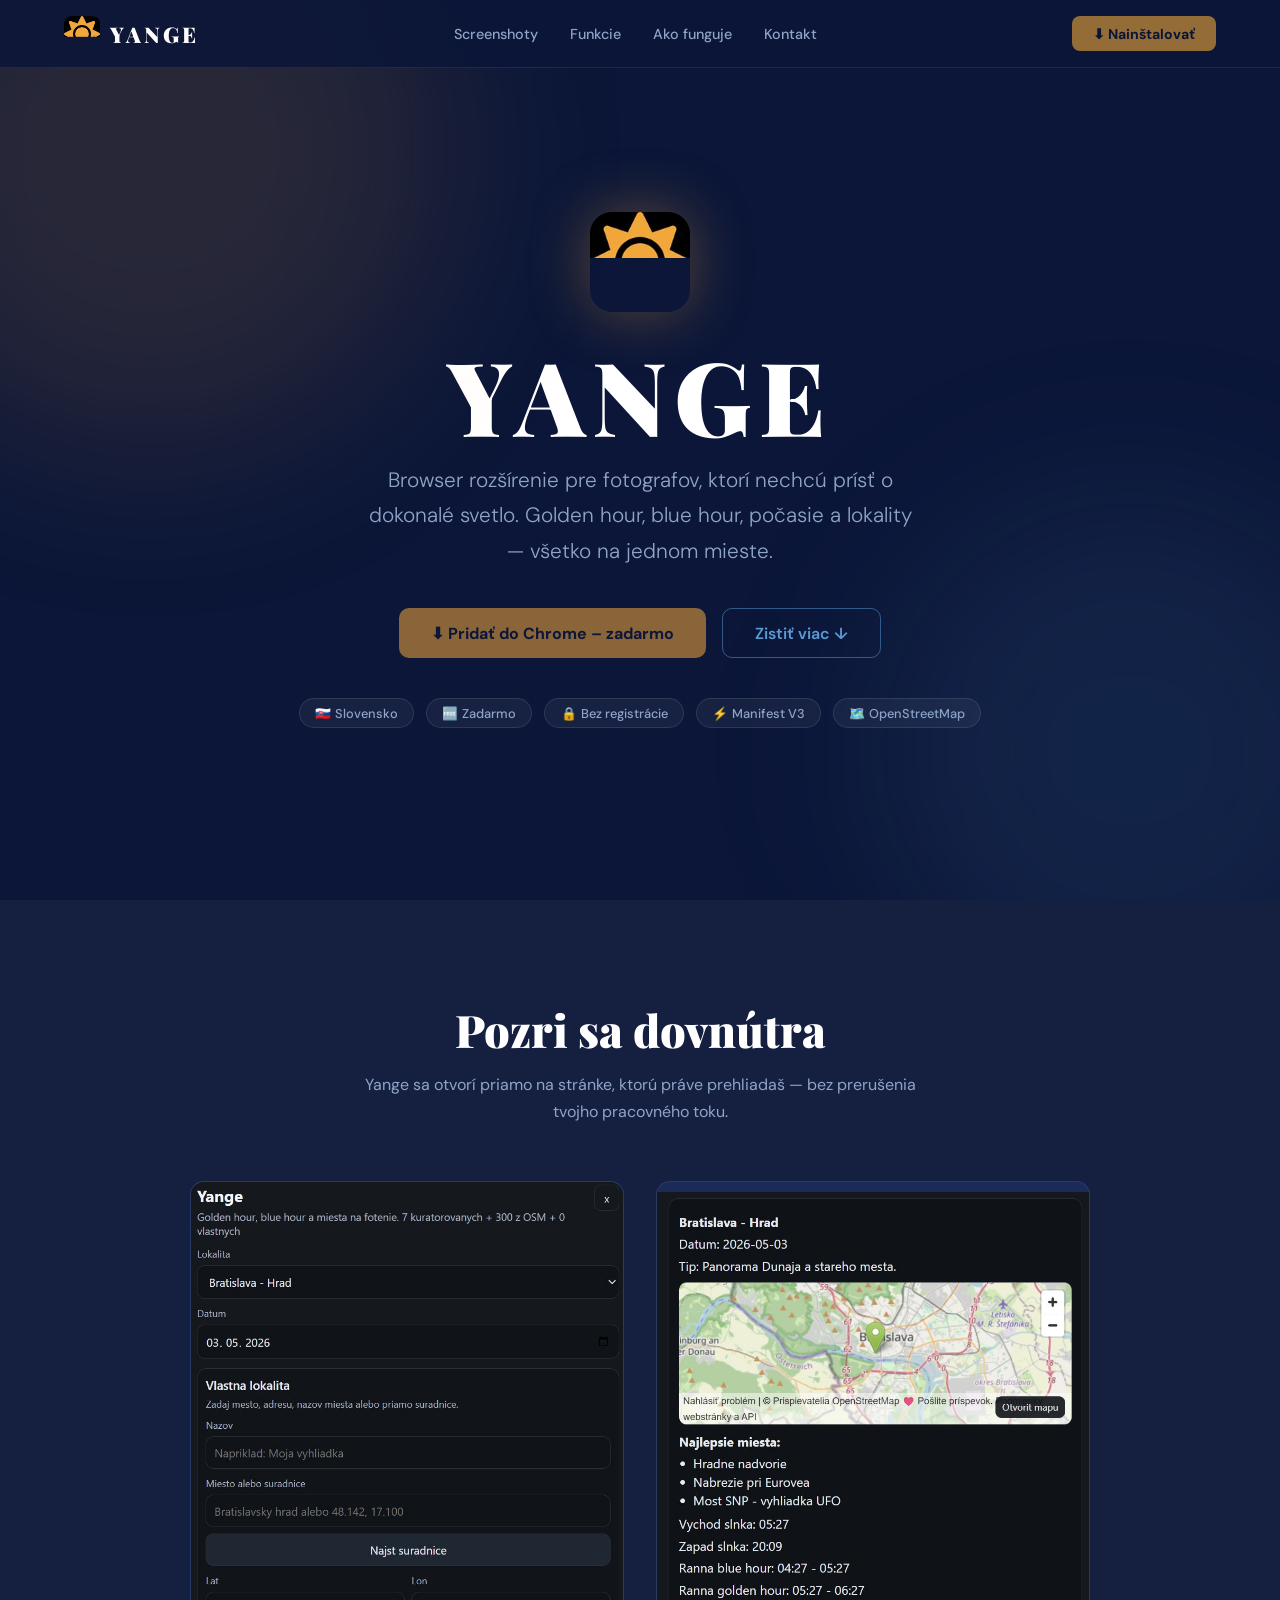
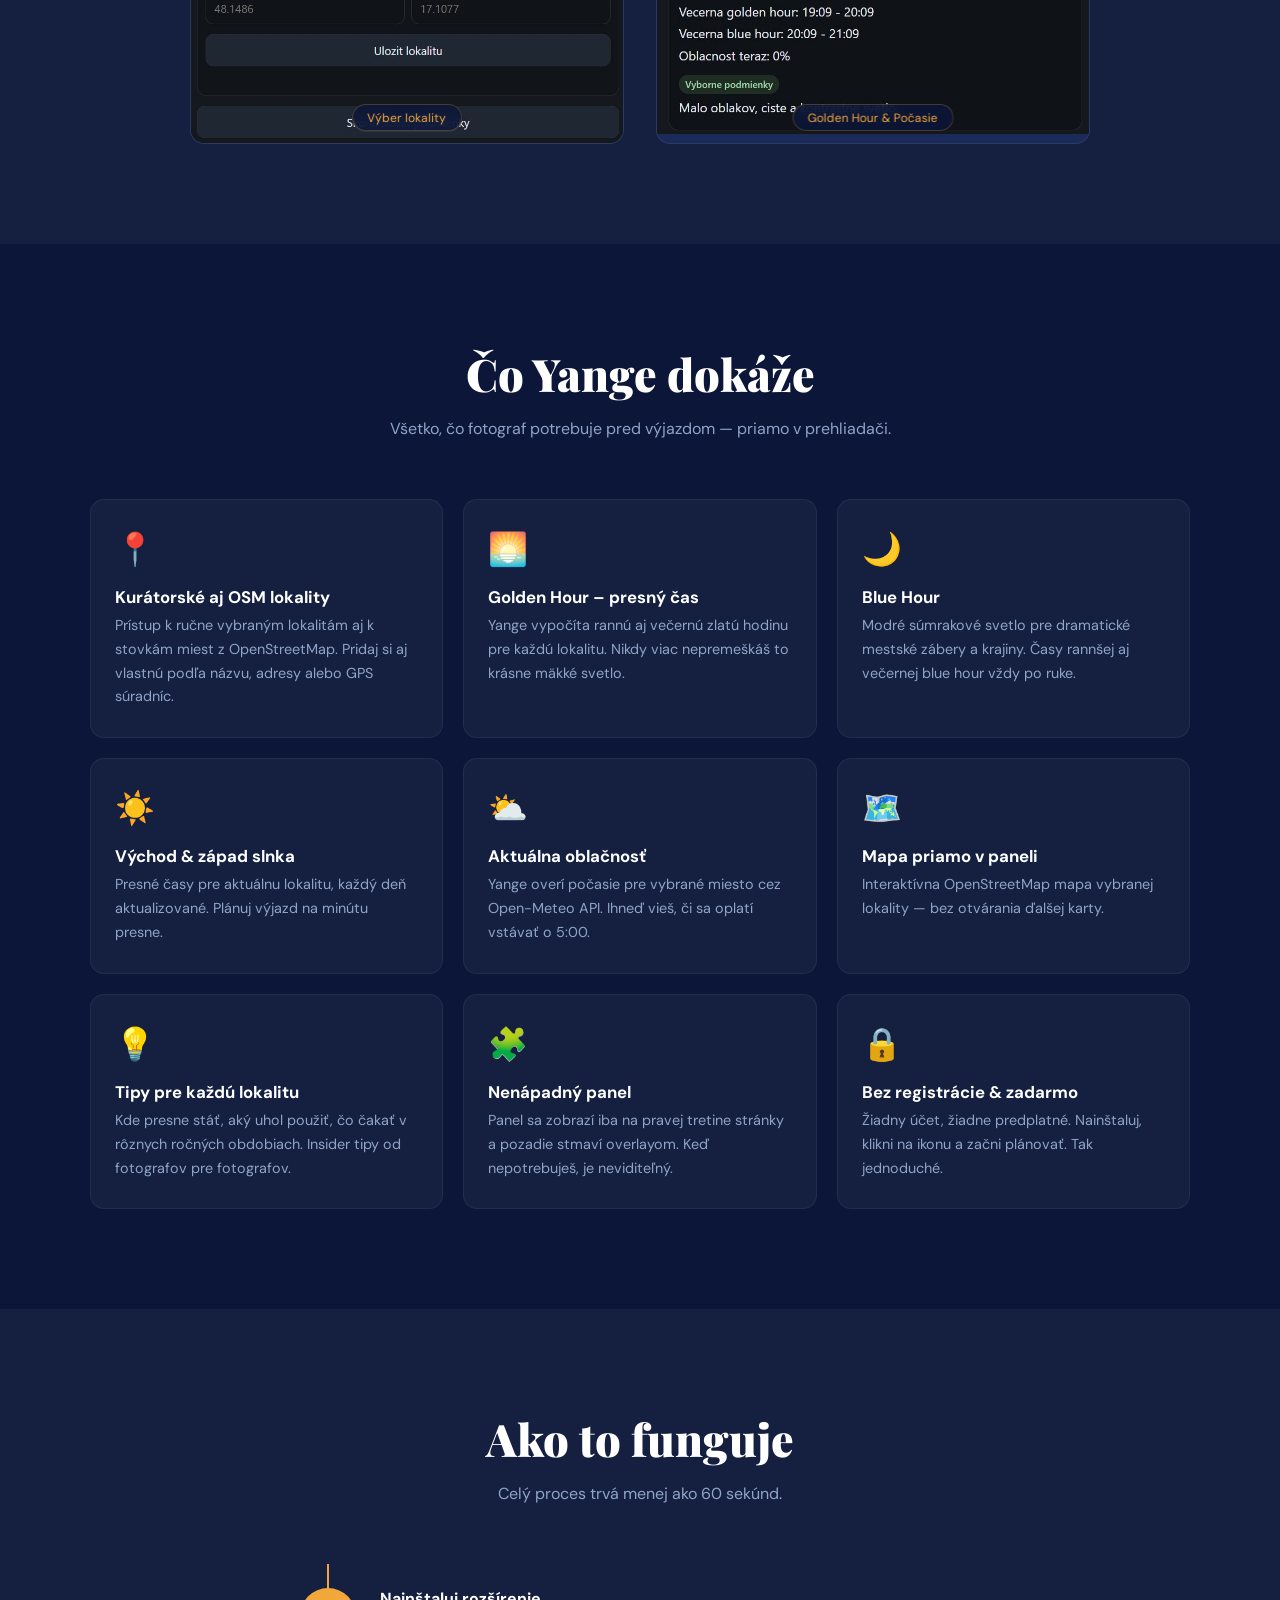
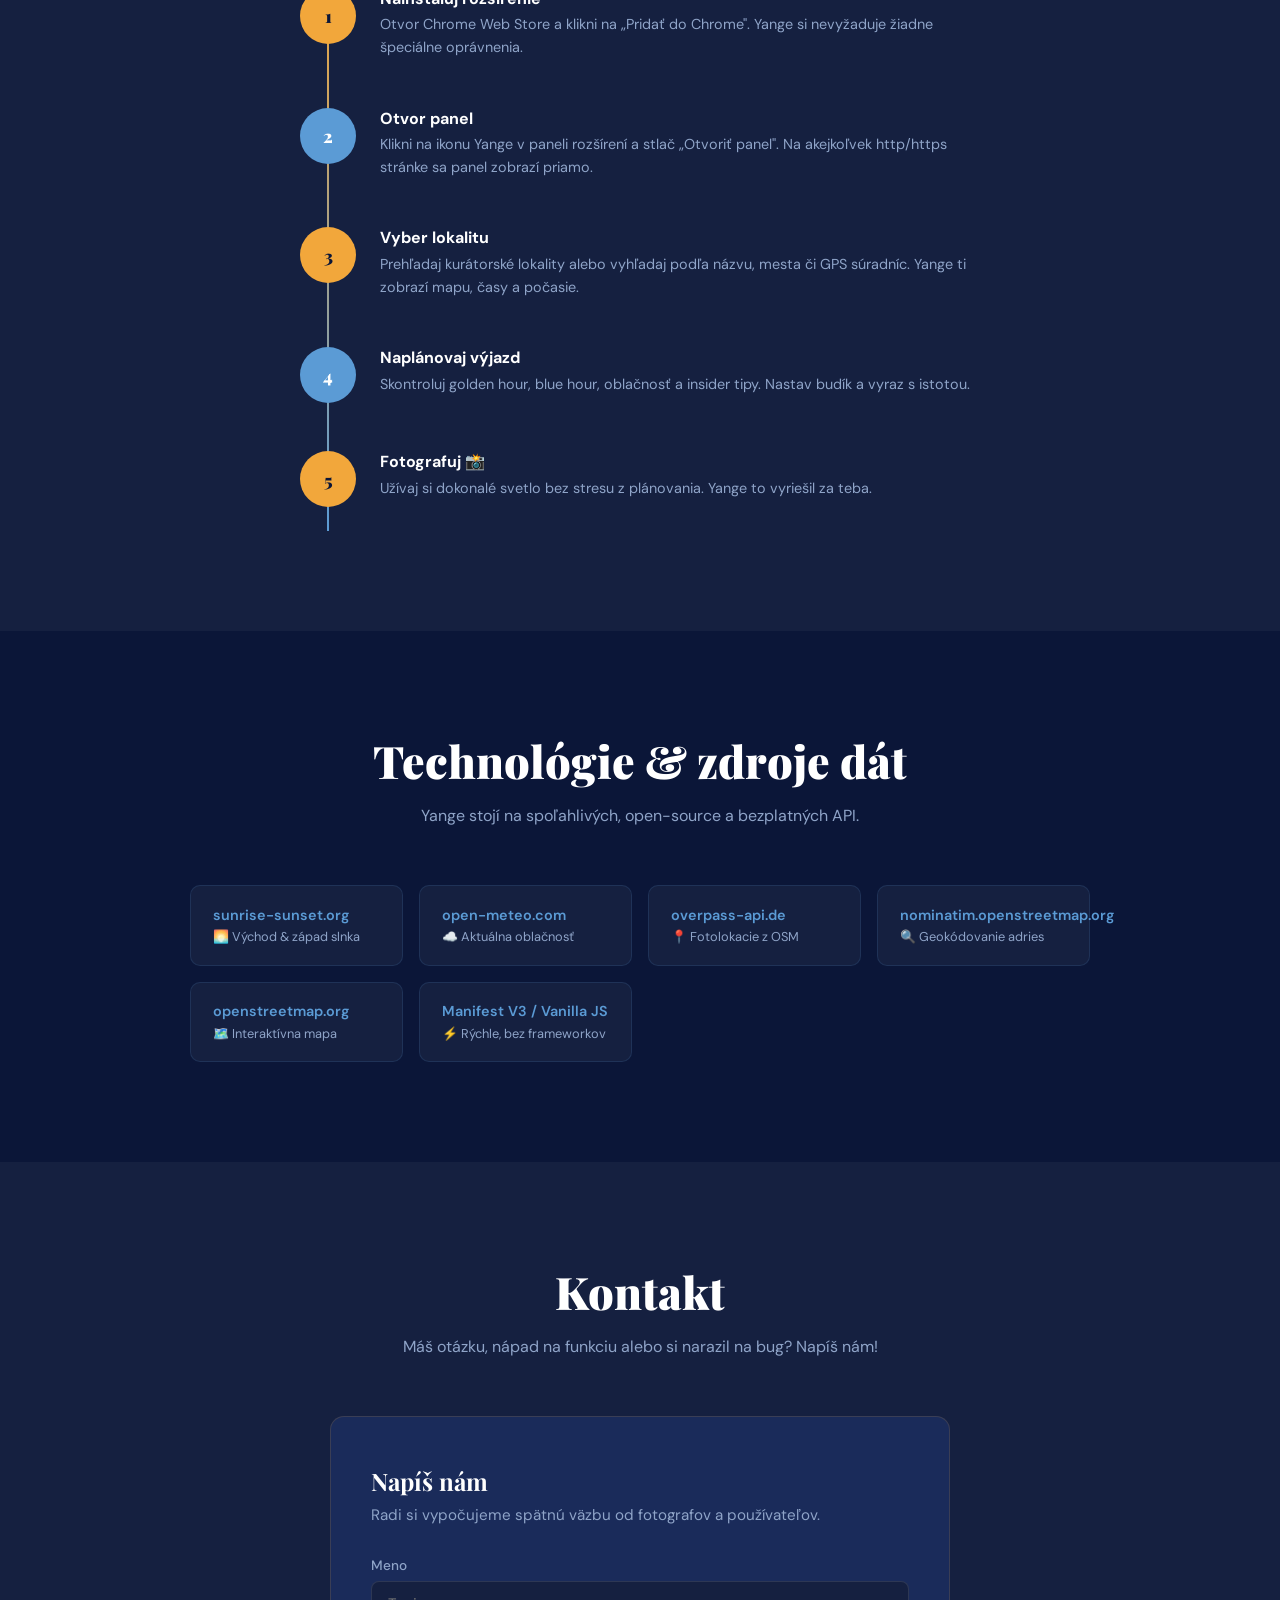
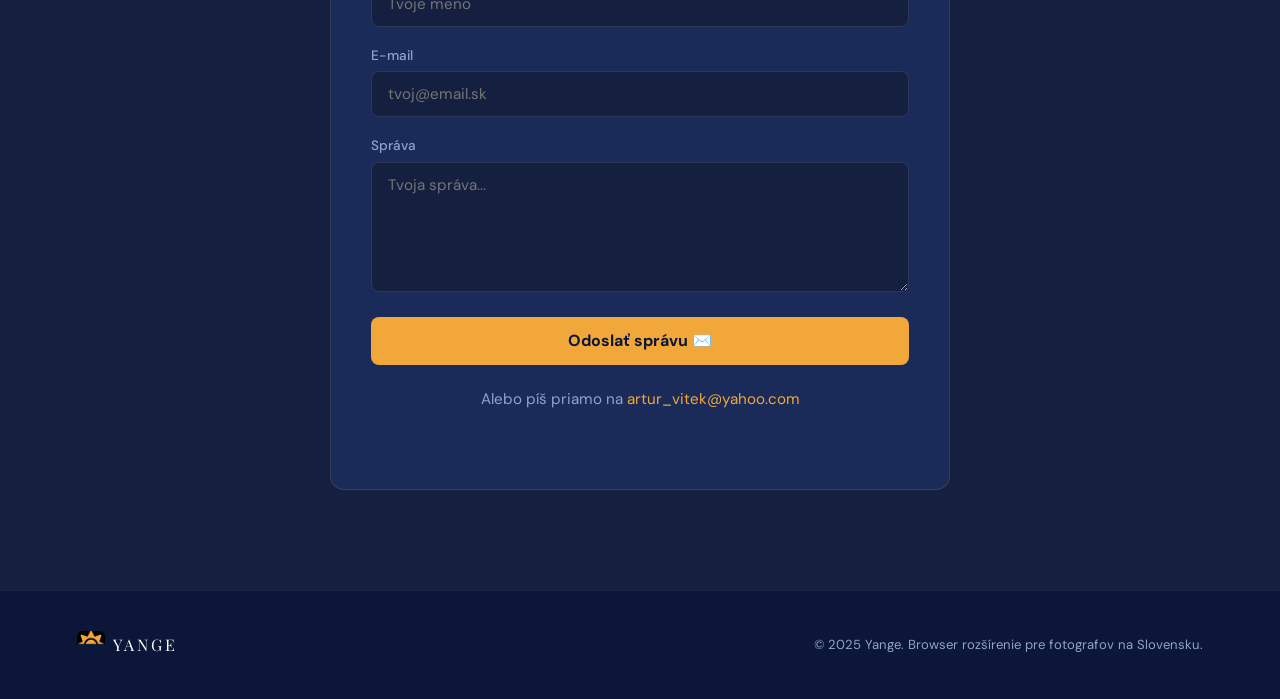
<file: index.html>
<!DOCTYPE html>
<html lang="sk">
<head>
  <meta charset="UTF-8" />
  <meta name="viewport" content="width=device-width, initial-scale=1.0" />
  <title>Yange – Nájdi dokonalé svetlo</title>
  <link rel="icon" type="image/jpeg" href="[data-uri]" />
  <link rel="preconnect" href="https://fonts.googleapis.com" />
  <link rel="preconnect" href="https://fonts.gstatic.com" crossorigin />
  <link href="https://fonts.googleapis.com/css2?family=Playfair+Display:wght@700;900&family=DM+Sans:wght@300;400;500;600&display=swap" rel="stylesheet" />
  <style>
    *, *::before, *::after { box-sizing: border-box; margin: 0; padding: 0; }

    :root {
      --navy:    #0B1638;
      --deep:    #152040;
      --card:    #1A2B5A;
      --gold:    #F2A73B;
      --gold2:   #E8902A;
      --blue:    #5B9BD5;
      --white:   #FFFFFF;
      --offwhite:#E8EDF5;
      --muted:   #8FA4C8;
      --radius:  14px;
    }

    html { scroll-behavior: smooth; }

    body {
      font-family: 'DM Sans', sans-serif;
      background: var(--navy);
      color: var(--offwhite);
      overflow-x: hidden;
    }

    /* ── NAV ── */
    nav {
      position: fixed; top: 0; left: 0; right: 0; z-index: 100;
      display: flex; align-items: center; justify-content: space-between;
      padding: 0 5vw;
      height: 68px;
      background: rgba(11,22,56,0.85);
      backdrop-filter: blur(16px);
      border-bottom: 1px solid rgba(242,167,59,0.12);
    }
    .nav-logo { display: flex; align-items: center; gap: 10px; text-decoration: none; }
    .nav-logo img { width: 36px; height: 36px; border-radius: 8px; }
    .nav-logo span {
      font-family: 'Playfair Display', serif;
      font-size: 1.35rem; font-weight: 900; letter-spacing: 3px;
      color: var(--white);
    }
    .nav-links { display: flex; gap: 2rem; list-style: none; }
    .nav-links a {
      color: var(--muted); text-decoration: none; font-size: .9rem; font-weight: 500;
      transition: color .25s;
    }
    .nav-links a:hover { color: var(--gold); }
    .nav-cta {
      /* === DOWNLOAD LINK — vyplní vývojár === */
      /* href="CHROME_STORE_URL" */
      display: inline-flex; align-items: center; gap: 8px;
      background: var(--gold); color: var(--navy);
      padding: .52rem 1.3rem; border-radius: 8px;
      font-weight: 700; font-size: .88rem; text-decoration: none;
      transition: background .2s, transform .15s;
      cursor: pointer; pointer-events: none; opacity: .6;
    }
    .nav-cta.active { pointer-events: auto; opacity: 1; }
    .nav-cta:hover { background: var(--gold2); transform: translateY(-1px); }

    /* ── HERO ── */
    #hero {
      min-height: 100vh;
      display: flex; flex-direction: column;
      justify-content: center; align-items: center;
      text-align: center;
      padding: 120px 6vw 80px;
      position: relative; overflow: hidden;
    }
    .hero-glow {
      position: absolute; border-radius: 50%; pointer-events: none;
      filter: blur(90px);
    }
    .hero-glow-1 {
      width: 600px; height: 600px; top: -150px; left: -150px;
      background: rgba(242,167,59,0.12);
    }
    .hero-glow-2 {
      width: 500px; height: 500px; bottom: -100px; right: -100px;
      background: rgba(91,155,213,0.1);
    }
    .hero-logo {
      width: 100px; height: 100px; border-radius: 22px; margin-bottom: 2rem;
      box-shadow: 0 0 60px rgba(242,167,59,0.35);
      animation: logoPulse 4s ease-in-out infinite;
    }
    @keyframes logoPulse {
      0%, 100% { box-shadow: 0 0 40px rgba(242,167,59,0.3); }
      50%       { box-shadow: 0 0 80px rgba(242,167,59,0.55); }
    }
    .hero-title {
      font-family: 'Playfair Display', serif;
      font-size: clamp(3rem, 8vw, 6.5rem);
      font-weight: 900; letter-spacing: 8px;
      color: var(--white); line-height: 1;
      margin-bottom: 1rem;
    }
    .hero-title span { color: var(--gold); }
    .hero-tagline {
      font-size: clamp(1rem, 2vw, 1.3rem); font-weight: 300;
      color: var(--muted); max-width: 560px; line-height: 1.7;
      margin-bottom: 2.5rem;
    }
    .hero-btns { display: flex; gap: 1rem; flex-wrap: wrap; justify-content: center; }
    .btn-primary {
      /* === DOWNLOAD CTA — vyplní vývojár === */
      display: inline-flex; align-items: center; gap: 10px;
      background: var(--gold); color: var(--navy);
      padding: .85rem 2rem; border-radius: 10px;
      font-weight: 700; font-size: 1rem; text-decoration: none;
      transition: background .2s, transform .15s, box-shadow .2s;
      pointer-events: none; opacity: .55;
    }
    .btn-primary.active { pointer-events: auto; opacity: 1; }
    .btn-primary:hover { background: var(--gold2); transform: translateY(-2px); box-shadow: 0 8px 28px rgba(242,167,59,0.35); }
    .btn-secondary {
      display: inline-flex; align-items: center; gap: 10px;
      border: 1.5px solid rgba(91,155,213,0.5); color: var(--blue);
      padding: .85rem 2rem; border-radius: 10px;
      font-weight: 600; font-size: 1rem; text-decoration: none;
      transition: border-color .2s, color .2s, background .2s;
    }
    .btn-secondary:hover { border-color: var(--blue); background: rgba(91,155,213,0.08); }

    .hero-badges {
      display: flex; gap: .75rem; margin-top: 2.5rem; flex-wrap: wrap; justify-content: center;
    }
    .badge {
      background: rgba(255,255,255,0.05);
      border: 1px solid rgba(255,255,255,0.1);
      border-radius: 50px; padding: .35rem .95rem;
      font-size: .8rem; color: var(--muted); font-weight: 500;
    }
    .badge span { color: var(--gold); margin-right: 4px; }

    /* ── SECTION TITLE ── */
    .section-title {
      font-family: 'Playfair Display', serif;
      font-size: clamp(1.8rem, 3.5vw, 2.8rem);
      font-weight: 900; color: var(--white);
      text-align: center; margin-bottom: .75rem;
    }
    .section-sub {
      text-align: center; color: var(--muted);
      font-size: 1rem; max-width: 560px; margin: 0 auto 3.5rem;
      line-height: 1.7;
    }
    section { padding: 100px 6vw; }

    /* ── SCREENSHOTS ── */
    #screenshots { background: var(--deep); }
    .screenshots-grid {
      display: grid;
      grid-template-columns: repeat(2, 1fr);
      gap: 2rem;
      max-width: 900px; margin: 0 auto;
    }
    .screenshot-card {
      position: relative; border-radius: var(--radius);
      overflow: hidden;
      background: var(--card);
      border: 1px solid rgba(255,255,255,0.07);
      cursor: pointer;
      transition: transform .3s, box-shadow .3s;
      display: flex; align-items: center; justify-content: center;
    }
    .screenshot-card:hover {
      transform: translateY(-6px) scale(1.02);
      box-shadow: 0 20px 50px rgba(0,0,0,0.5);
    }
    .screenshot-card img {
      width: 100%; height: auto; object-fit: contain;
      display: block;
    }
    .screenshot-placeholder {
      width: 100%; height: 100%;
      display: flex; flex-direction: column;
      align-items: center; justify-content: center; gap: .6rem;
      color: var(--muted); font-size: .82rem;
      background: linear-gradient(160deg, var(--card) 0%, var(--navy) 100%);
    }
    .screenshot-placeholder .icon { font-size: 2.5rem; opacity: .4; }
    .screenshot-placeholder .label { opacity: .5; text-align: center; padding: 0 1rem; }
    .screenshot-badge {
      position: absolute; bottom: 12px; left: 50%; transform: translateX(-50%);
      background: rgba(11,22,56,0.85); backdrop-filter: blur(8px);
      border: 1px solid rgba(242,167,59,0.25);
      border-radius: 50px; padding: .3rem .9rem;
      font-size: .75rem; color: var(--gold); white-space: nowrap;
    }

    /* ── FEATURES ── */
    #features { background: var(--navy); }
    .features-grid {
      display: grid;
      grid-template-columns: repeat(auto-fit, minmax(280px, 1fr));
      gap: 1.25rem; max-width: 1100px; margin: 0 auto;
    }
    .feature-card {
      background: var(--deep); border: 1px solid rgba(255,255,255,0.06);
      border-radius: var(--radius); padding: 1.75rem 1.5rem;
      transition: border-color .25s, transform .25s;
      position: relative; overflow: hidden;
    }
    .feature-card::before {
      content: ''; position: absolute; left: 0; top: 0; bottom: 0;
      width: 3px; background: var(--gold);
      opacity: 0; transition: opacity .25s;
    }
    .feature-card:hover { border-color: rgba(242,167,59,0.3); transform: translateY(-3px); }
    .feature-card:hover::before { opacity: 1; }
    .feature-icon { font-size: 2rem; margin-bottom: 1rem; display: block; }
    .feature-title {
      font-weight: 700; font-size: 1.05rem;
      color: var(--white); margin-bottom: .4rem;
    }
    .feature-desc { font-size: .9rem; color: var(--muted); line-height: 1.65; }

    /* ── HOW IT WORKS ── */
    #how { background: var(--deep); }
    .steps {
      display: flex; flex-direction: column; gap: 0;
      max-width: 680px; margin: 0 auto; position: relative;
    }
    .steps::before {
      content: ''; position: absolute;
      left: 27px; top: 0; bottom: 0; width: 2px;
      background: linear-gradient(to bottom, var(--gold), var(--blue));
    }
    .step {
      display: flex; gap: 1.5rem; align-items: flex-start;
      padding: 1.5rem 0;
    }
    .step-num {
      min-width: 56px; height: 56px;
      background: var(--gold); color: var(--navy);
      border-radius: 50%; display: flex; align-items: center; justify-content: center;
      font-weight: 900; font-size: 1.1rem;
      font-family: 'Playfair Display', serif;
      flex-shrink: 0; position: relative; z-index: 1;
    }
    .step:nth-child(even) .step-num { background: var(--blue); color: var(--white); }
    .step-content {}
    .step-title { font-weight: 700; color: var(--white); margin-bottom: .3rem; }
    .step-desc { font-size: .9rem; color: var(--muted); line-height: 1.6; }

    /* ── APIS ── */
    #tech { background: var(--navy); }
    .tech-grid {
      display: grid; grid-template-columns: repeat(auto-fit, minmax(200px, 1fr));
      gap: 1rem; max-width: 900px; margin: 0 auto;
    }
    .tech-card {
      background: var(--deep); border: 1px solid rgba(91,155,213,0.15);
      border-radius: 10px; padding: 1.2rem 1.4rem;
      display: flex; flex-direction: column; gap: .3rem;
    }
    .tech-name { font-family: 'DM Sans', monospace; font-size: .9rem; color: var(--blue); font-weight: 600; }
    .tech-purpose { font-size: .8rem; color: var(--muted); }

    /* ── CONTACT ── */
    #contact { background: var(--deep); }
    .contact-wrap {
      max-width: 620px; margin: 0 auto;
      background: var(--card); border-radius: var(--radius);
      border: 1px solid rgba(242,167,59,0.15);
      padding: 3rem 2.5rem;
    }
    .contact-wrap h3 {
      font-family: 'Playfair Display', serif;
      font-size: 1.5rem; color: var(--white);
      margin-bottom: .5rem;
    }
    .contact-wrap p { color: var(--muted); margin-bottom: 2rem; font-size: .95rem; }
    .form-group { margin-bottom: 1.25rem; }
    .form-group label { display: block; font-size: .85rem; color: var(--muted); margin-bottom: .45rem; font-weight: 500; }
    .form-group input, .form-group textarea {
      width: 100%;
      background: var(--deep); border: 1px solid rgba(255,255,255,0.1);
      border-radius: 8px; color: var(--white);
      padding: .75rem 1rem; font-family: 'DM Sans', sans-serif;
      font-size: .95rem; outline: none;
      transition: border-color .2s;
    }
    .form-group input:focus, .form-group textarea:focus {
      border-color: var(--gold);
    }
    .form-group textarea { min-height: 130px; resize: vertical; }
    .btn-submit {
      width: 100%; background: var(--gold); color: var(--navy);
      border: none; border-radius: 8px; padding: .85rem;
      font-weight: 700; font-size: 1rem; cursor: pointer;
      font-family: 'DM Sans', sans-serif;
      transition: background .2s;
    }
    .btn-submit:hover { background: var(--gold2); }
    .contact-note {
      text-align: center; margin-top: 1.5rem;
      font-size: .85rem; color: var(--muted);
    }
    .contact-note a { color: var(--gold); text-decoration: none; }

    /* ── FOOTER ── */
    footer {
      background: var(--navy);
      border-top: 1px solid rgba(255,255,255,0.06);
      padding: 2.5rem 6vw;
      display: flex; align-items: center; justify-content: space-between;
      flex-wrap: wrap; gap: 1rem;
    }
    .footer-logo { display: flex; align-items: center; gap: 8px; text-decoration: none; }
    .footer-logo img { width: 28px; height: 28px; border-radius: 6px; }
    .footer-logo span {
      font-family: 'Playfair Display', serif;
      font-size: 1rem; letter-spacing: 3px; color: var(--white);
    }
    footer p { font-size: .82rem; color: var(--muted); }

    /* ── SCROLL REVEAL ── */
    .reveal { opacity: 0; transform: translateY(28px); transition: opacity .6s, transform .6s; }
    .reveal.visible { opacity: 1; transform: none; }

    /* ── RESPONSIVE ── */
    @media (max-width: 640px) {
      .nav-links { display: none; }
      .hero-title { letter-spacing: 4px; }
      .contact-wrap { padding: 2rem 1.5rem; }
      footer { flex-direction: column; text-align: center; }
    }
  </style>
</head>
<body>

<!-- ── NAV ── -->
<nav>
  <a class="nav-logo" href="#">
    <img src="[data-uri]" alt="Yange logo" />
    <span>YANGE</span>
  </a>
  <ul class="nav-links">
    <li><a href="#screenshots">Screenshoty</a></li>
    <li><a href="#features">Funkcie</a></li>
    <li><a href="#how">Ako funguje</a></li>
    <li><a href="#contact">Kontakt</a></li>
  </ul>
  <!-- === STIAHNUTIE — vyplní vývojár (pridaj href a triedu 'active') === -->
  <!--<a class="nav-cta active" href="CHROME_STORE_URL" target="_blank" rel="noopener">-->
  <a class="nav-cta" href="#" aria-disabled="true">
    ⬇ Nainštalovať
  </a>
</nav>

<!-- ── HERO ── -->
<section id="hero">
  <div class="hero-glow hero-glow-1"></div>
  <div class="hero-glow hero-glow-2"></div>

  <img class="hero-logo reveal"
    src="[data-uri]" alt="Yange" />

  <h1 class="hero-title reveal" style="transition-delay:.1s">YANGE</h1>
  <p class="hero-tagline reveal" style="transition-delay:.2s">
    Browser rozšírenie pre fotografov, ktorí nechcú prísť o dokonalé svetlo.
    Golden hour, blue hour, počasie a lokality — všetko na jednom mieste.
  </p>
  <div class="hero-btns reveal" style="transition-delay:.3s">
    <!-- === STIAHNUTIE CTA — vyplní vývojár (pridaj href a triedu 'active') === -->
    <!--<a class="btn-primary active" href="CHROME_STORE_URL" target="_blank" rel="noopener">⬇ Pridať do Chrome – zadarmo</a>-->
    <a class="btn-primary" href="#" aria-disabled="true">⬇ Pridať do Chrome – zadarmo</a>
    <a class="btn-secondary" href="#features">Zistiť viac ↓</a>
  </div>
  <div class="hero-badges reveal" style="transition-delay:.4s">
    <span class="badge"><span>🇸🇰</span>Slovensko</span>
    <span class="badge"><span>🆓</span>Zadarmo</span>
    <span class="badge"><span>🔒</span>Bez registrácie</span>
    <span class="badge"><span>⚡</span>Manifest V3</span>
    <span class="badge"><span>🗺️</span>OpenStreetMap</span>
  </div>
</section>

<!-- ── SCREENSHOTS ── -->
<section id="screenshots">
  <h2 class="section-title reveal">Pozri sa dovnútra</h2>
  <p class="section-sub reveal">Yange sa otvorí priamo na stránke, ktorú práve prehliadaš — bez prerušenia tvojho pracovného toku.</p>

  <div class="screenshots-grid">
    <div class="screenshot-card reveal">
      <img src="[data-uri]" alt="Panel – výber lokality" />
      <div class="screenshot-badge">Výber lokality</div>
    </div>
    <div class="screenshot-card reveal" style="transition-delay:.1s">
      <img src="[data-uri]" alt="Golden Hour &amp; výsledky" />
      <div class="screenshot-badge">Golden Hour &amp; Počasie</div>
    </div>
  </div>
</section>

<!-- ── FEATURES ── -->
<section id="features">
  <h2 class="section-title reveal">Čo Yange dokáže</h2>
  <p class="section-sub reveal">Všetko, čo fotograf potrebuje pred výjazdom — priamo v prehliadači.</p>

  <div class="features-grid">
    <div class="feature-card reveal">
      <span class="feature-icon">📍</span>
      <div class="feature-title">Kurátorské aj OSM lokality</div>
      <div class="feature-desc">Prístup k ručne vybraným lokalitám aj k stovkám miest z OpenStreetMap. Pridaj si aj vlastnú podľa názvu, adresy alebo GPS súradníc.</div>
    </div>
    <div class="feature-card reveal" style="transition-delay:.06s">
      <span class="feature-icon">🌅</span>
      <div class="feature-title">Golden Hour – presný čas</div>
      <div class="feature-desc">Yange vypočíta rannú aj večernú zlatú hodinu pre každú lokalitu. Nikdy viac nepremeškáš to krásne mäkké svetlo.</div>
    </div>
    <div class="feature-card reveal" style="transition-delay:.12s">
      <span class="feature-icon">🌙</span>
      <div class="feature-title">Blue Hour</div>
      <div class="feature-desc">Modré súmrakové svetlo pre dramatické mestské zábery a krajiny. Časy rannšej aj večernej blue hour vždy po ruke.</div>
    </div>
    <div class="feature-card reveal" style="transition-delay:.18s">
      <span class="feature-icon">☀️</span>
      <div class="feature-title">Východ &amp; západ slnka</div>
      <div class="feature-desc">Presné časy pre aktuálnu lokalitu, každý deň aktualizované. Plánuj výjazd na minútu presne.</div>
    </div>
    <div class="feature-card reveal" style="transition-delay:.24s">
      <span class="feature-icon">⛅</span>
      <div class="feature-title">Aktuálna oblačnosť</div>
      <div class="feature-desc">Yange overí počasie pre vybrané miesto cez Open-Meteo API. Ihneď vieš, či sa oplatí vstávať o 5:00.</div>
    </div>
    <div class="feature-card reveal" style="transition-delay:.30s">
      <span class="feature-icon">🗺️</span>
      <div class="feature-title">Mapa priamo v paneli</div>
      <div class="feature-desc">Interaktívna OpenStreetMap mapa vybranej lokality — bez otvárania ďalšej karty.</div>
    </div>
    <div class="feature-card reveal" style="transition-delay:.36s">
      <span class="feature-icon">💡</span>
      <div class="feature-title">Tipy pre každú lokalitu</div>
      <div class="feature-desc">Kde presne stáť, aký uhol použiť, čo čakať v rôznych ročných obdobiach. Insider tipy od fotografov pre fotografov.</div>
    </div>
    <div class="feature-card reveal" style="transition-delay:.42s">
      <span class="feature-icon">🧩</span>
      <div class="feature-title">Nenápadný panel</div>
      <div class="feature-desc">Panel sa zobrazí iba na pravej tretine stránky a pozadie stmaví overlayom. Keď nepotrebuješ, je neviditeľný.</div>
    </div>
    <div class="feature-card reveal" style="transition-delay:.48s">
      <span class="feature-icon">🔒</span>
      <div class="feature-title">Bez registrácie &amp; zadarmo</div>
      <div class="feature-desc">Žiadny účet, žiadne predplatné. Nainštaluj, klikni na ikonu a začni plánovať. Tak jednoduché.</div>
    </div>
  </div>
</section>

<!-- ── HOW IT WORKS ── -->
<section id="how">
  <h2 class="section-title reveal">Ako to funguje</h2>
  <p class="section-sub reveal">Celý proces trvá menej ako 60 sekúnd.</p>

  <div class="steps">
    <div class="step reveal">
      <div class="step-num">1</div>
      <div class="step-content">
        <div class="step-title">Nainštaluj rozšírenie</div>
        <div class="step-desc">Otvor Chrome Web Store a klikni na „Pridať do Chrome". Yange si nevyžaduje žiadne špeciálne oprávnenia.</div>
      </div>
    </div>
    <div class="step reveal" style="transition-delay:.1s">
      <div class="step-num">2</div>
      <div class="step-content">
        <div class="step-title">Otvor panel</div>
        <div class="step-desc">Klikni na ikonu Yange v paneli rozšírení a stlač „Otvoriť panel". Na akejkoľvek http/https stránke sa panel zobrazí priamo.</div>
      </div>
    </div>
    <div class="step reveal" style="transition-delay:.2s">
      <div class="step-num">3</div>
      <div class="step-content">
        <div class="step-title">Vyber lokalitu</div>
        <div class="step-desc">Prehľadaj kurátorské lokality alebo vyhľadaj podľa názvu, mesta či GPS súradníc. Yange ti zobrazí mapu, časy a počasie.</div>
      </div>
    </div>
    <div class="step reveal" style="transition-delay:.3s">
      <div class="step-num">4</div>
      <div class="step-content">
        <div class="step-title">Naplánovaj výjazd</div>
        <div class="step-desc">Skontroluj golden hour, blue hour, oblačnosť a insider tipy. Nastav budík a vyraz s istotou.</div>
      </div>
    </div>
    <div class="step reveal" style="transition-delay:.4s">
      <div class="step-num">5</div>
      <div class="step-content">
        <div class="step-title">Fotografuj 📸</div>
        <div class="step-desc">Užívaj si dokonalé svetlo bez stresu z plánovania. Yange to vyriešil za teba.</div>
      </div>
    </div>
  </div>
</section>

<!-- ── TECH ── -->
<section id="tech">
  <h2 class="section-title reveal">Technológie &amp; zdroje dát</h2>
  <p class="section-sub reveal">Yange stojí na spoľahlivých, open-source a bezplatných API.</p>
  <div class="tech-grid">
    <div class="tech-card reveal">
      <div class="tech-name">sunrise-sunset.org</div>
      <div class="tech-purpose">🌅 Východ &amp; západ slnka</div>
    </div>
    <div class="tech-card reveal" style="transition-delay:.06s">
      <div class="tech-name">open-meteo.com</div>
      <div class="tech-purpose">☁️ Aktuálna oblačnosť</div>
    </div>
    <div class="tech-card reveal" style="transition-delay:.12s">
      <div class="tech-name">overpass-api.de</div>
      <div class="tech-purpose">📍 Fotolokacie z OSM</div>
    </div>
    <div class="tech-card reveal" style="transition-delay:.18s">
      <div class="tech-name">nominatim.openstreetmap.org</div>
      <div class="tech-purpose">🔍 Geokódovanie adries</div>
    </div>
    <div class="tech-card reveal" style="transition-delay:.24s">
      <div class="tech-name">openstreetmap.org</div>
      <div class="tech-purpose">🗺️ Interaktívna mapa</div>
    </div>
    <div class="tech-card reveal" style="transition-delay:.30s">
      <div class="tech-name">Manifest V3 / Vanilla JS</div>
      <div class="tech-purpose">⚡ Rýchle, bez frameworkov</div>
    </div>
  </div>
</section>

<!-- ── CONTACT ── -->
<section id="contact">
  <h2 class="section-title reveal">Kontakt</h2>
  <p class="section-sub reveal">Máš otázku, nápad na funkciu alebo si narazil na bug? Napíš nám!</p>

  <div class="contact-wrap reveal">
    <h3>Napíš nám</h3>
    <!-- === E-MAIL — vyplní vývojár === -->
    <p>Radi si vypočujeme spätnú väzbu od fotografov a používateľov.</p>

    <form id="contactForm" onsubmit="handleSubmit(event)">
      <div class="form-group">
        <label for="name">Meno</label>
        <input type="text" id="name" placeholder="Tvoje meno" required />
      </div>
      <div class="form-group">
        <label for="email">E-mail</label>
        <!-- === E-MAIL DESTINACIA — vyplní vývojár v action atribute formuláru alebo cez mailto === -->
        <input type="email" id="email" placeholder="tvoj@email.sk" required />
      </div>
      <div class="form-group">
        <label for="msg">Správa</label>
        <textarea id="msg" placeholder="Tvoja správa..." required></textarea>
      </div>
      <button type="submit" class="btn-submit">Odoslať správu ✉️</button>
    </form>
    <p class="contact-note">
      <!-- === E-MAIL ADRESA — vyplní vývojár === -->
      Alebo píš priamo na <a href="mailto:artur_vitek@yahoo.com">artur_vitek@yahoo.com</a>
    </p>
  </div>
</section>

<!-- ── FOOTER ── -->
<footer>
  <a class="footer-logo" href="#">
    <img src="[data-uri]" alt="Yange" />
    <span>YANGE</span>
  </a>
  <p>© 2025 Yange. Browser rozšírenie pre fotografov na Slovensku.</p>
</footer>

<script>
  // Scroll reveal
  const revealEls = document.querySelectorAll('.reveal');
  const observer = new IntersectionObserver((entries) => {
    entries.forEach(e => { if (e.isIntersecting) { e.target.classList.add('visible'); } });
  }, { threshold: 0.12 });
  revealEls.forEach(el => observer.observe(el));

  // Contact form (placeholder — napoj na vlastný backend / Formspree / mailto)
  function handleSubmit(e) {
    e.preventDefault();
    const name = document.getElementById('name').value;
    const email = document.getElementById('email').value;
    const msg = document.getElementById('msg').value;
    const subject = encodeURIComponent('Správa od ' + name + ' cez Yange web');
    const body = encodeURIComponent('Meno: ' + name + '\nE-mail: ' + email + '\n\n' + msg);
    window.location.href = 'mailto:artur_vitek@yahoo.com?subject=' + subject + '&body=' + body;
    const btn = e.target.querySelector('.btn-submit');
    btn.textContent = '✅ Otvára sa e-mail klient...';
    btn.style.background = '#2a9d5c';
    setTimeout(() => {
      btn.textContent = 'Odoslať správu ✉️';
      btn.style.background = '';
      e.target.reset();
    }, 3000);
  }

  // Smooth nav highlight
  const sections = document.querySelectorAll('section[id]');
  const navLinks = document.querySelectorAll('.nav-links a');
  window.addEventListener('scroll', () => {
    let current = '';
    sections.forEach(s => {
      if (window.scrollY >= s.offsetTop - 100) current = s.id;
    });
    navLinks.forEach(a => {
      a.style.color = a.getAttribute('href') === '#' + current ? 'var(--gold)' : '';
    });
  });
</script>
</body>
</html>
</file>
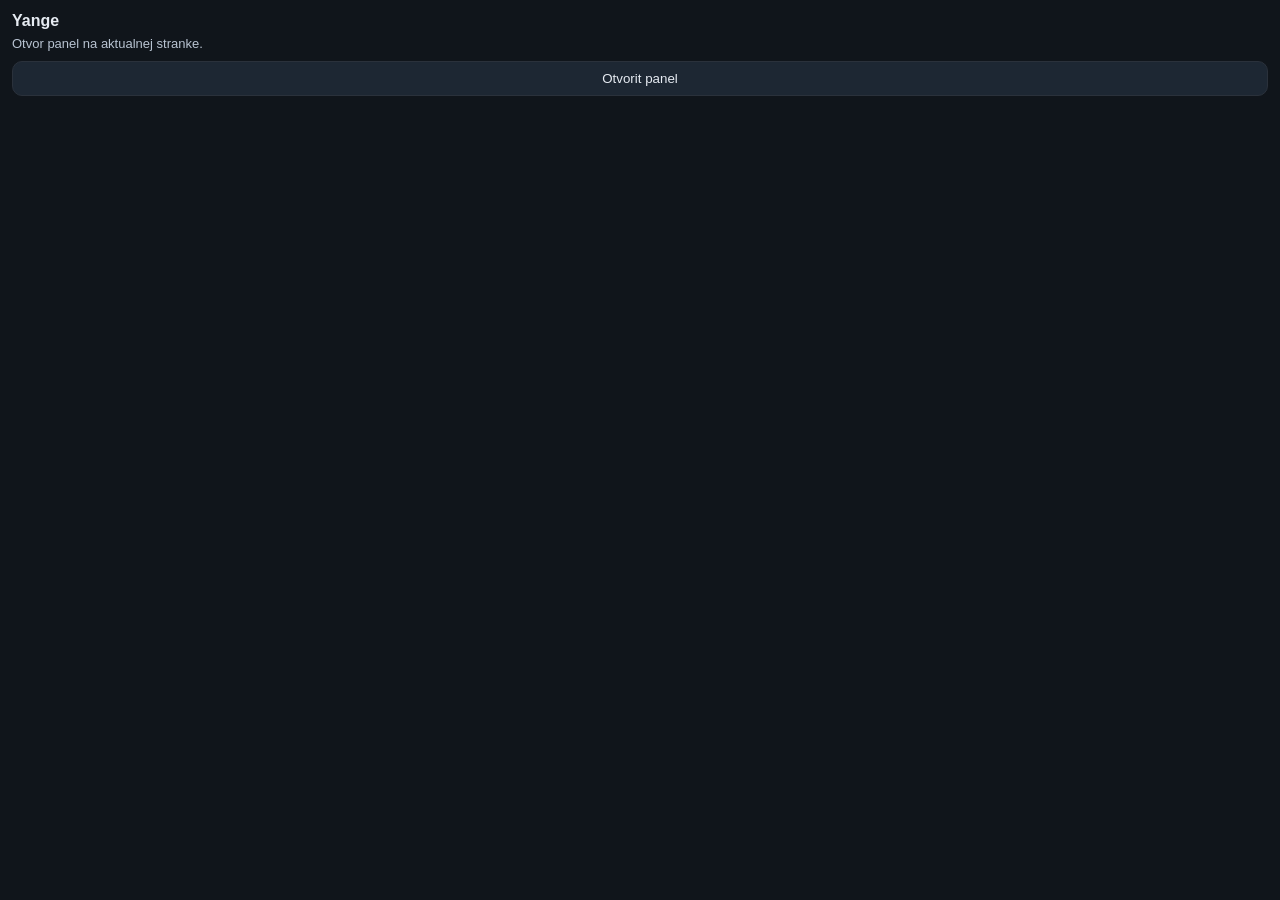
<file: popup.html>
﻿<!doctype html>
<html lang="sk">
<head>
  <meta charset="utf-8" />
  <meta name="viewport" content="width=device-width,initial-scale=1" />
  <title>Yange</title>
  <link rel="stylesheet" href="popup.css" />
</head>
<body>
  <main class="popup">
    <h1>Yange</h1>
    <p class="hint">Otvor panel na aktualnej stranke.</p>
    <button id="openPanel" type="button">Otvorit panel</button>
    <p id="status" class="status"></p>
  </main>
  <script src="popup.js"></script>
</body>
</html>
</file>
<file: popup.css>
﻿body {
  margin: 0;
  min-width: 280px;
  background: #10151b;
  color: #e6ebf2;
  font-family: "Segoe UI", Tahoma, Geneva, Verdana, sans-serif;
}

.popup {
  padding: 12px;
}

h1 {
  margin: 0;
  font-size: 16px;
}

.hint {
  margin: 6px 0 10px;
  font-size: 13px;
  color: #b8c3d1;
}

button {
  width: 100%;
  border: 1px solid #2a313b;
  border-radius: 10px;
  background: #1d2733;
  color: #e6ebf2;
  padding: 9px;
  cursor: pointer;
}

button:hover {
  background: #243142;
}

.status {
  margin: 8px 0 0;
  min-height: 18px;
  font-size: 12px;
  color: #b8c3d1;
}

.status.error {
  color: #f4b1b1;
}
</file>
